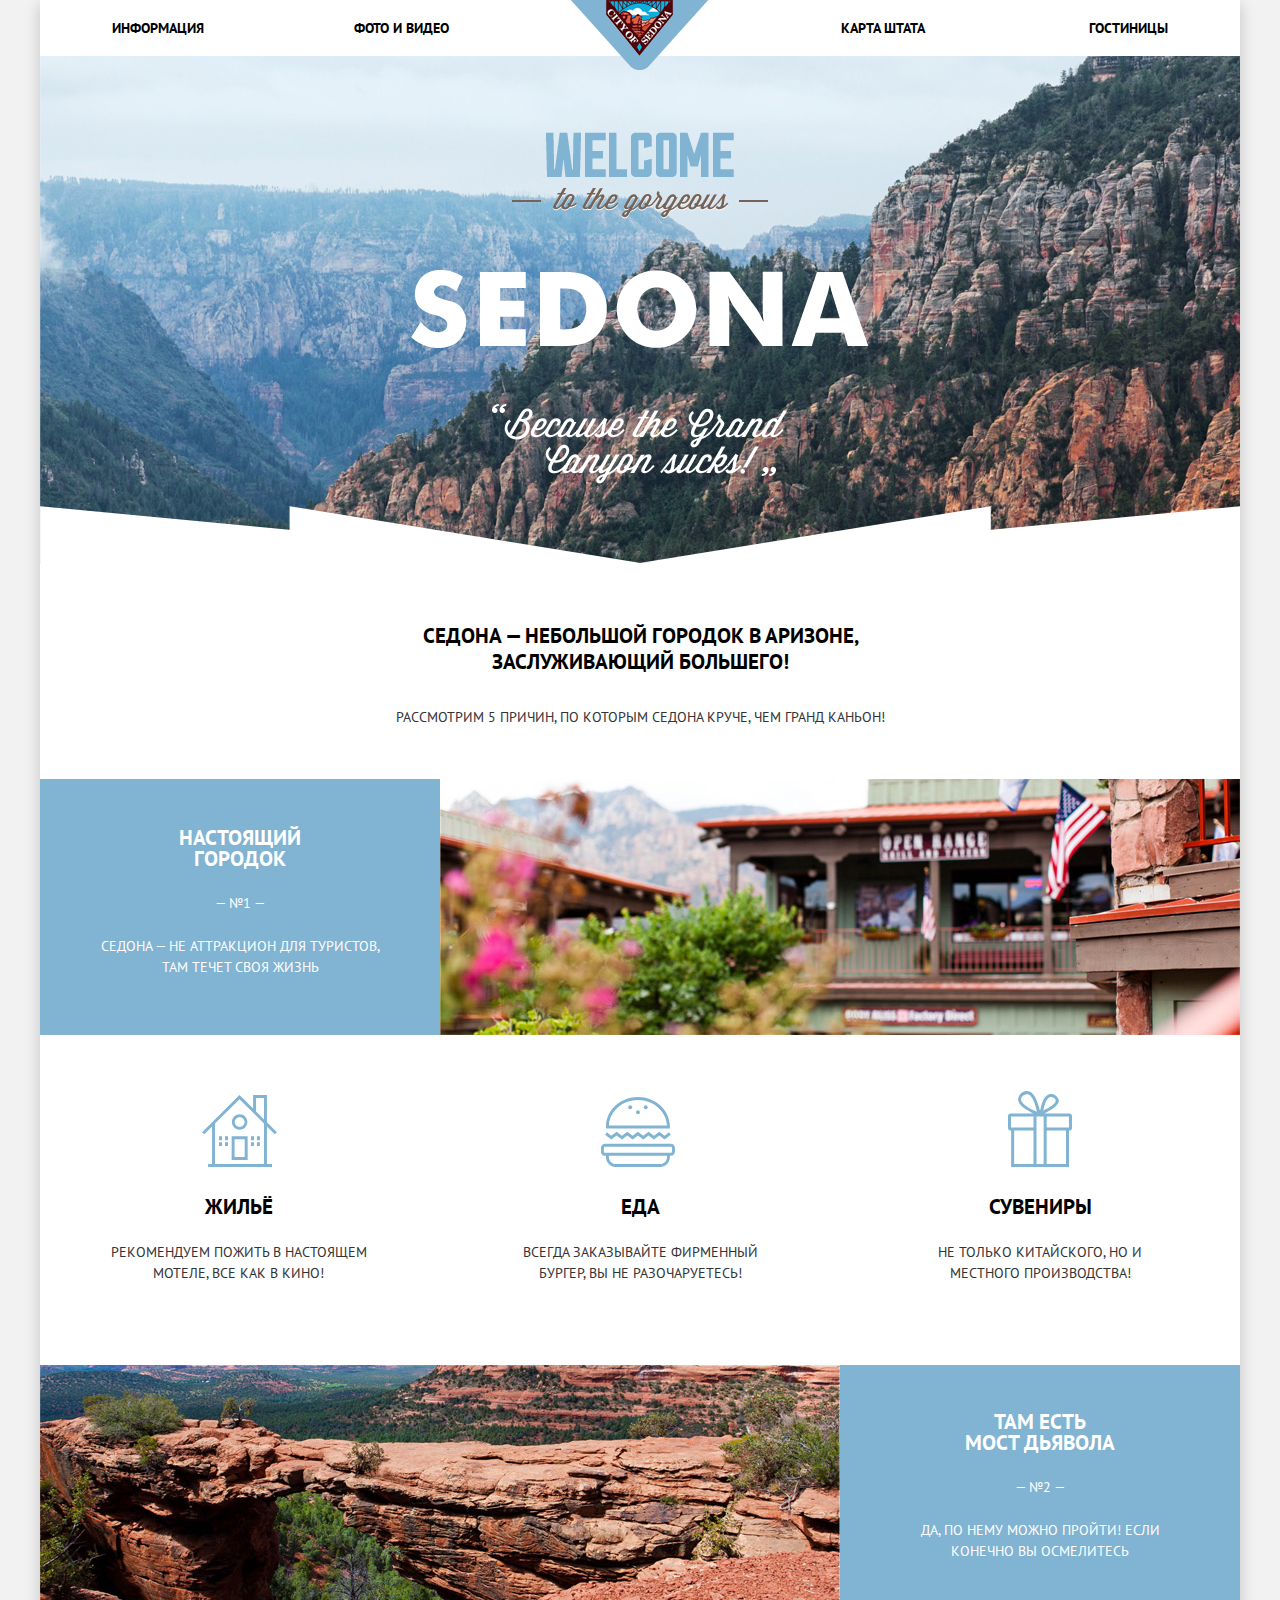
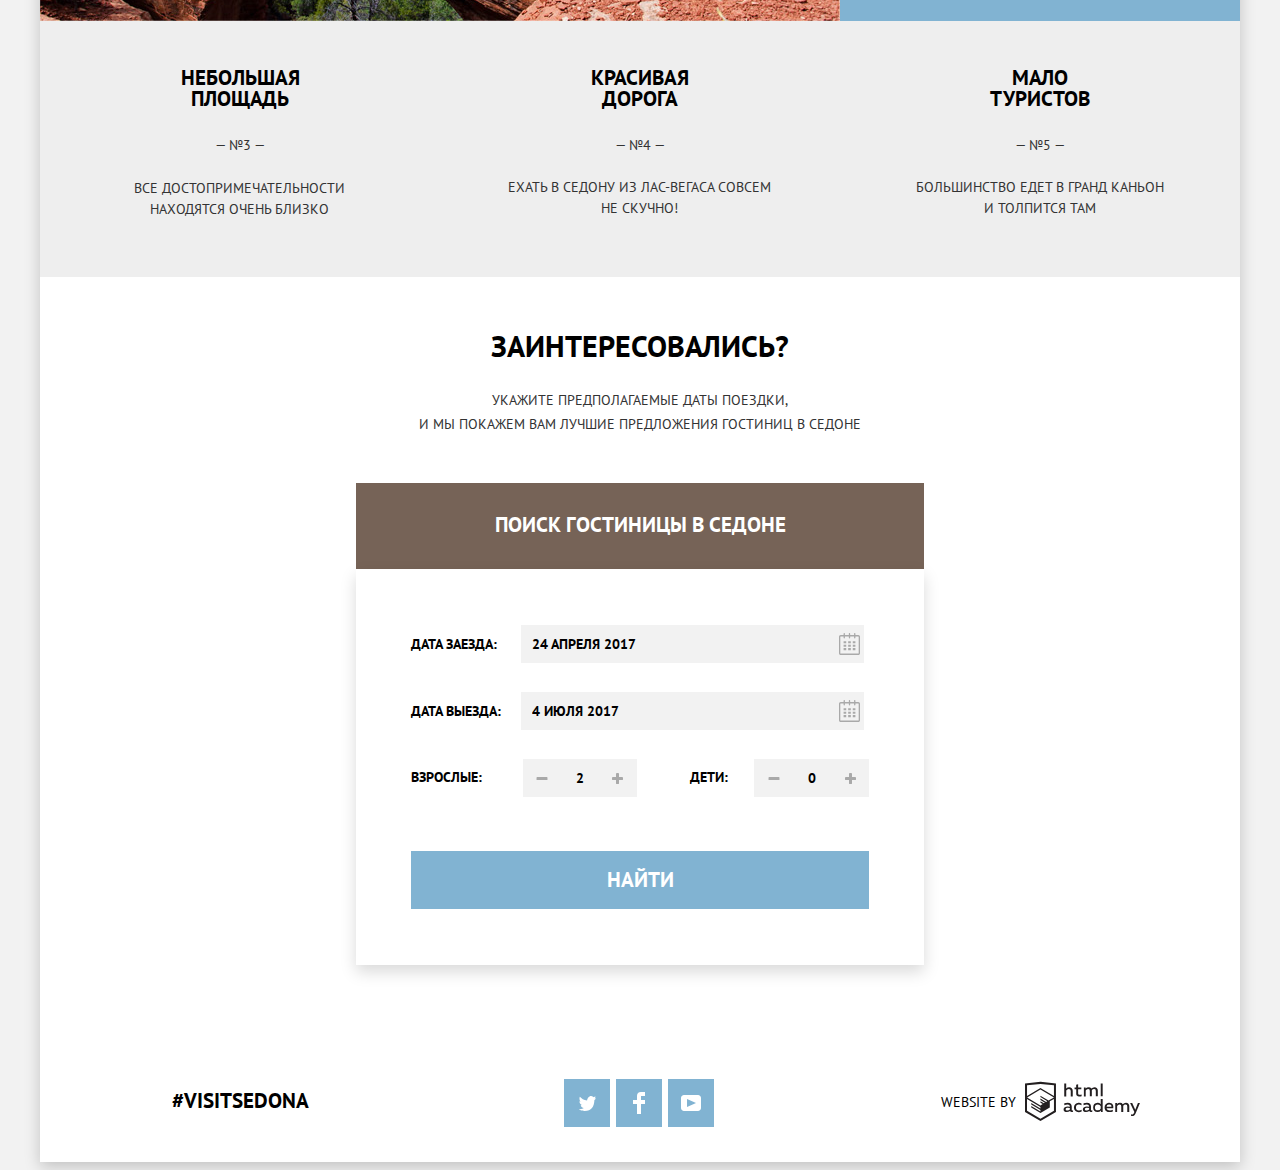
<file: index.html>
<!DOCTYPE html>
<html lang="ru">

<head>
    <meta charset="utf-8">
    <title>HTML Academy: Седона</title>
    <link href="https://fonts.googleapis.com/css?family=PT+Sans:400,700&amp;subset=cyrillic" rel="stylesheet">
    <link rel="stylesheet" href="css/normalize.css">
    <link rel="stylesheet" href="css/style-min.css">
</head>

<body>
    <div class="index-page container">
        <header class="page-header">
            <nav class="main-navigation">
                <ul class="site-navigation">
                    <li>
                        <a href="#">Информация</a>
                    </li>
                    <li>
                        <a href="#">Фото и видео</a>
                    </li>
                    <li>
                        <a href="#">Карта штата</a>
                    </li>
                    <li>
                        <a href="inner.html">Гостиницы</a>
                    </li>
                </ul>
                <div class="nav-logo">
                    <a href="index.html">
                        <img src="img/logo.png" width="138" height="70" alt="Главная страница">
                    </a>
                </div>
            </nav>
        </header>
        <main class="index">
            <div class="sedona-logo">
                <img src="img/title.png" width="458" height="352" alt="Логотип Седоны">
            </div>
            <div class="title">
                <h1 class="visually-hidden">Седона</h1>
                <b>Cедона — небольшой городок в аризоне, заслуживающий большего!</b>
                <p>рассмотрим 5 причин, по которым седона круче, чем гранд каньон!</p>
            </div>
            <div class="advantages">
                <h2 class="visually-hidden">Преимущества Седоны</h2>
                <section class="features">
                    <div class="feature-one feature">
                        <b class="feature-name">Настоящий городок</b>
                        <p>— №1 —</p>
                        <p>Седона — не аттракцион для туристов, там течет своя жизнь</p>
                    </div>
                    <img src="img/viewsedona1.jpg" width="800" height="256" alt="Фотография вида Седоны">
                </section>
                <section class="advice">
                    <div class="advice-item">
                        <b class="advice-name">Жильё</b>
                        <p>Рекомендуем пожить в настоящем мотеле, все как в кино!</p>
                    </div>
                    <div class="advice-item">
                        <b class="advice-name">Еда</b>
                        <p>Всегда заказывайте фирменный бургер, вы не разочаруетесь!</p>
                    </div>
                    <div class="advice-item">
                        <b class="advice-name">Сувениры</b>
                        <p>Не только китайского, но и местного производства!</p>
                    </div>
                </section>
                <section class="features">
                    <div class="feature-two feature">
                        <b class="feature-name">Там есть<br> мост дьявола</b>
                        <p>— №2 —</p>
                        <p>Да, по нему можно пройти! Если конечно вы осмелитесь</p>
                    </div>
                    <img src="img/viewsedona2.jpg" width="800" height="256" alt="Фотография вида Седоны">
                </section>
                <section class="features index-column">
                    <div class="feature-three feature">
                        <b class="feature-name">Небольшая площадь</b>
                        <p>— №3 —</p>
                        <p>Все достопримечательности находятся очень близко</p>
                    </div>
                    <div class="feature-three feature">
                        <b class="feature-name">Красивая дорога</b>
                        <p>— №4 —</p>
                        <p>Ехать в седону из лас-вегаса СОВСЕМ не скучно!</p>
                    </div>
                    <div class="feature-three feature">
                        <b class="feature-name">Мало туристов</b>
                        <p>— №5 —</p>
                        <p>Большинство едет в гранд каньон и толпится там</p>
                    </div>
                </section>
            </div>
            <div class="interest">
                <b>Заинтересовались?</b>
                <p>Укажите предполагаемые даты поездки,
                    <br>и мы покажем вам лучшие предложения гостиниц в седоне</p>
                <a href="#">поиск гостиницы в седоне</a>
                <div class="search-hotel">
                    <form class="search-hotel-form" action="https://echo.htmlacademy.ru/" method="get">
                        <div class="form-content">
                            <div class="search-form-group keek">
                                <label class="date-in" for="date-in">Дата заезда:</label>
                                <input class="form-date-in" type="text" name="date-in" id="date-in" value="24 апреля 2017">
                                <button class="calendar" type="button"><span class="visually-hidden">календарь</span>
                                    <svg xmlns="http://www.w3.org/2000/svg" width="21" height="22" viewBox="0 0 21 22">
                                        <path fill="#a9a9a9" d="M19.251 2.025h-2.845V.648c0-.381-.294-.689-.656-.689-.363 0-.656.308-.656.689v1.377h-3.938V.648c0-.381-.294-.689-.655-.689-.363 0-.657.308-.657.689v1.377H5.906V.648c0-.381-.294-.689-.656-.689-.363 0-.657.308-.657.689v1.377H1.75C.784 2.025 0 2.847 0 3.862v16.302C0 21.179.784 22 1.75 22h17.501c.966 0 1.749-.821 1.749-1.836V3.862c0-1.015-.783-1.837-1.749-1.837zm.437 18.139a.448.448 0 0 1-.437.459H1.75a.45.45 0 0 1-.438-.459V3.862a.45.45 0 0 1 .438-.459h2.844v1.378c0 .381.294.689.657.689.362 0 .656-.308.656-.689V3.403h3.938v1.378c0 .381.294.689.657.689.361 0 .655-.308.655-.689V3.403h3.938v1.378c0 .381.293.689.656.689.362 0 .656-.308.656-.689V3.403h2.845c.241 0 .437.206.437.459v16.302z" />
                                        <path fill="#a9a9a9" d="M4.594 8.225h2.625v2.066H4.594zM4.594 11.668h2.625v2.067H4.594zM4.594 15.112h2.625v2.066H4.594zM9.188 15.112h2.625v2.066H9.188zM9.188 11.668h2.625v2.067H9.188zM9.188 8.225h2.625v2.066H9.188zM13.781 15.112h2.625v2.066h-2.625zM13.781 11.668h2.625v2.067h-2.625zM13.781 8.225h2.625v2.066h-2.625z" />
                                    </svg>
                                </button>
                            </div>
                            <div class="search-form-group beeb">
                                <label class="date-out" for="date-out">Дата выезда:</label>
                                <input class="form-date-out" type="text" name="date-out" id="date-out" value="4 июля 2017">
                                <button class="calendar" type="button"><span class="visually-hidden">календарь</span>
                                    <svg xmlns="http://www.w3.org/2000/svg" width="21" height="22" viewBox="0 0 21 22">
                                        <path fill="#a9a9a9" d="M19.251 2.025h-2.845V.648c0-.381-.294-.689-.656-.689-.363 0-.656.308-.656.689v1.377h-3.938V.648c0-.381-.294-.689-.655-.689-.363 0-.657.308-.657.689v1.377H5.906V.648c0-.381-.294-.689-.656-.689-.363 0-.657.308-.657.689v1.377H1.75C.784 2.025 0 2.847 0 3.862v16.302C0 21.179.784 22 1.75 22h17.501c.966 0 1.749-.821 1.749-1.836V3.862c0-1.015-.783-1.837-1.749-1.837zm.437 18.139a.448.448 0 0 1-.437.459H1.75a.45.45 0 0 1-.438-.459V3.862a.45.45 0 0 1 .438-.459h2.844v1.378c0 .381.294.689.657.689.362 0 .656-.308.656-.689V3.403h3.938v1.378c0 .381.294.689.657.689.361 0 .655-.308.655-.689V3.403h3.938v1.378c0 .381.293.689.656.689.362 0 .656-.308.656-.689V3.403h2.845c.241 0 .437.206.437.459v16.302z" />
                                        <path fill="#a9a9a9" d="M4.594 8.225h2.625v2.066H4.594zM4.594 11.668h2.625v2.067H4.594zM4.594 15.112h2.625v2.066H4.594zM9.188 15.112h2.625v2.066H9.188zM9.188 11.668h2.625v2.067H9.188zM9.188 8.225h2.625v2.066H9.188zM13.781 15.112h2.625v2.066h-2.625zM13.781 11.668h2.625v2.067h-2.625zM13.781 8.225h2.625v2.066h-2.625z" />
                                    </svg>
                                </button>
                            </div>
                            <div class="search-form-group feef">
                                <label for="adults">взрослые:</label>
                                <div class="input-adults">
                                    <button class="btn-adult minus" type="button"><span class="visually-hidden">-</span>
                                    </button>
                                    <input class="form-adults" type="text" name="adults" id="adults" value="2">
                                    <button class="btn-adult plus" type="button"><span class="visually-hidden">+</span>
                                    </button>
                                </div>
                            </div>
                            <div class="search-form-group weew">
                                <label for="kids">дети:</label>
                                <div class="input-kids">
                                    <button class="btn-kids minus" type="button"><span class="visually-hidden">-</span>
                                    </button>
                                    <input class="form-kids" type="text" name="kids" id="kids" value="0">
                                    <button class="btn-kids plus" type="button"><span class="visually-hidden">+</span>
                                    </button>
                                </div>
                            </div>
                            <input class="form-search-button" type="submit" value="найти">
                        </div>
                    </form>
                </div>
            </div>
            <section class="map">
                <h2 class="visually-hidden">Карта Седоны</h2>
                <iframe class="iframe-index" width="1200" height="592" src="https://www.google.com/maps/embed?pb=!1m18!1m12!1m3!1d52385.180505982906!2d-111.83015803238298!3d34.85437338102221!2m3!1f0!2f0!3f0!3m2!1i1024!2i768!4f13.1!3m3!1m2!1s0x872da132f942b00d%3A0x5548c523fa6c8efd!2z0KHQtdC00L7QvdCwLCDQkNGA0LjQt9C-0L3QsCA4NjMzNiwg0KHQqNCQ!5e0!3m2!1sru!2snl!4v1512517973491" allowfullscreen>
                </iframe>
            </section>
        </main>
        <footer class="footer">
            <div class="hashtag">
                <span>#VISITSEDONA</span>
            </div>
            <section class="footer-social">
                <a class="social social-tw" href="#"><span class="visually-hidden">Twitter</span><svg xmlns="http://www.w3.org/2000/svg" xmlns:xlink="http://www.w3.org/1999/xlink" width="17" height="15" viewBox="0 0 17 15"><path fill="#FFF" d="M10.95.144c1.685-.496 2.984.27 3.577 1.179.673-.231 1.331-.481 2.011-.708a2.345 2.345 0 0 1-.857 1.768c.685.17 1.304-.491 1.304-.491-.169 1-1.006 1.788-1.563 2.024-.231 6.75-3.175 11.217-10.077 11.082h-.446c-.41 0-4.164-.46-4.898-1.887 2.271.196 3.893-.422 4.693-1.177-.96-.3-2.679-.477-2.979-2.95.349.106.564.228 1.19.119C1.705 8.247.374 7.53.448 5.33c.285.328 1.067.536 1.34.472C1.085 5.561-.182 2.442.894.85c1.818 1.854 3.735 3.606 7.152 3.773C8.254 2.33 9.183.793 10.95.144z"/></svg></a>
                <a class="social social-fb" href="#"><span class="visually-hidden">Facebook</span><svg xmlns="http://www.w3.org/2000/svg" width="12" height="22" viewBox="0 0 12 22"><path fill="#FFF" d="M12 4V0H8a4 4 0 0 0-4 4v4H0v4h4v10h4V12h4V8H8V4h4z"/></svg></a>
                <a class="social social-yt" href="#"><span class="visually-hidden">YouTube</span><svg xmlns="http://www.w3.org/2000/svg" xmlns:xlink="http://www.w3.org/1999/xlink" width="20" height="16" viewBox="0 0 20 16"><path fill="#FFF" d="M17 0H3C1.35 0 0 1.35 0 3v10c0 1.65 1.35 3 3 3h14c1.65 0 3-1.35 3-3V3c0-1.65-1.35-3-3-3zM6.027 11.998V4.002L15.014 8l-8.987 3.998z"/>
        </svg></a>
            </section>
            <div class="footer-copyright">
                <p>website by</p>
                <a href="https://htmlacademy.ru/intensive/htmlcss">
                    <svg xmlns="http://www.w3.org/2000/svg" width="115" height="41" viewBox="0 0 108.08 36.85">
                        <title>logo-htmlacademy-small1</title>
                        <path d="M44.61,26.88a2,2,0,0,0,.55-0.1v1.33a3.25,3.25,0,0,1-1.18.21,1.67,1.67,0,0,1-1.67-1,4.84,4.84,0,0,1-3.14,1.08c-1.51,0-2.91-.83-2.91-2.55,0-2.13,2-2.79,3.71-2.79a11.08,11.08,0,0,1,2.17.25v-0.3c0-1-.76-1.77-2.19-1.77a7.42,7.42,0,0,0-3,.64v-1.7a10.21,10.21,0,0,1,3.19-.55c2.36,0,3.81,1.12,3.81,3.65v3a0.54,0.54,0,0,0,.49.59h0.17Zm-6.44-1.13A1.35,1.35,0,0,0,39.63,27h0.11a3.39,3.39,0,0,0,2.41-1V24.58a9.72,9.72,0,0,0-1.81-.21c-1,0-2.16.33-2.16,1.38h0Zm12.36-6.11a5,5,0,0,1,2.57.64V22a4.08,4.08,0,0,0-2.3-.7,2.75,2.75,0,1,0,0,5.49,5,5,0,0,0,2.43-.64v1.71a6.27,6.27,0,0,1-2.76.57A4.21,4.21,0,0,1,46,24.51q0-.21,0-0.41a4.32,4.32,0,0,1,4.18-4.46h0.38Zm12.17,7.24a2,2,0,0,0,.55-0.1v1.33a3.25,3.25,0,0,1-1.18.21,1.67,1.67,0,0,1-1.67-1,4.84,4.84,0,0,1-3.14,1.08c-1.51,0-2.91-.83-2.91-2.55,0-2.13,2-2.79,3.71-2.79a11.08,11.08,0,0,1,2.17.25v-0.3c0-1-.76-1.77-2.19-1.77a7.42,7.42,0,0,0-3,.64v-1.7a10.21,10.21,0,0,1,3.19-.55c2.36,0,3.81,1.12,3.81,3.65v3a0.54,0.54,0,0,0,.49.59h0.17Zm-6.44-1.13A1.35,1.35,0,0,0,57.73,27h0.11a3.39,3.39,0,0,0,2.41-1V24.58a9.72,9.72,0,0,0-1.81-.21c-1.06,0-2.16.33-2.16,1.38h0ZM73,16V28.2H71.35V26.88a3.88,3.88,0,0,1-3.19,1.54,4.4,4.4,0,0,1,0-8.78,3.81,3.81,0,0,1,3,1.3V16H73Zm-4.53,5.22a2.76,2.76,0,1,0,0,5.52A2.86,2.86,0,0,0,71.15,25V23A2.91,2.91,0,0,0,68.49,21.27ZM79,19.64c3.31,0,4.46,2.68,3.92,5.09H76.7c0.21,1.5,1.67,2.11,3.19,2.11a6.11,6.11,0,0,0,2.64-.59v1.6a7.14,7.14,0,0,1-3,.57C77,28.42,74.78,27,74.78,24a4.18,4.18,0,0,1,4-4.39H79Zm0.09,1.54a2.28,2.28,0,0,0-2.44,2.1v0.06H81.3A2,2,0,0,0,79.13,21.18Zm5.73,7V19.87h1.65v1a3.81,3.81,0,0,1,2.78-1.27A2.86,2.86,0,0,1,91.89,21a4.12,4.12,0,0,1,2.91-1.33A3.06,3.06,0,0,1,98,23V28.2h-1.9V23.05a1.59,1.59,0,0,0-1.42-1.75H94.42a2.8,2.8,0,0,0-2.07,1.12V28.2h-1.9V23.05A1.59,1.59,0,0,0,89,21.31H88.8a3,3,0,0,0-2.21,1.29v5.63H84.86Zm21.31-8.33h1.9l-3.91,9.46c-0.9,2.17-2.09,2.86-3.35,2.86a4.76,4.76,0,0,1-1.1-.14V30.46a2.86,2.86,0,0,0,.85.12c0.9,0,1.58-.64,2.07-1.9l0.17-.42-4-8.4h2l2.86,6.29ZM38.73,1.46V6.22a3.81,3.81,0,0,1,2.7-1.14,3.25,3.25,0,0,1,3.44,3.4v5.15H43V8.72a1.81,1.81,0,0,0-1.61-2h-0.3a2.93,2.93,0,0,0-2.32,1.39v5.52h-1.9V1.46h1.9ZM49.94,2.31v3h3V6.91h-3v3.81c0,1.1.5,1.46,1.58,1.46a4.49,4.49,0,0,0,1.69-.33v1.6A6.8,6.8,0,0,1,51,13.8a2.55,2.55,0,0,1-2.86-2.74V6.89H46.58V5.26h1.5V2.74Zm5.4,11.31V5.28H57v1A3.81,3.81,0,0,1,59.77,5a2.86,2.86,0,0,1,2.6,1.33A4.12,4.12,0,0,1,65.28,5,3.06,3.06,0,0,1,68.44,8.4v5.21h-1.9V8.46a1.59,1.59,0,0,0-1.42-1.75H64.89a2.8,2.8,0,0,0-2.07,1.12v5.78h-1.9V8.46A1.59,1.59,0,0,0,59.5,6.71H59.27A3,3,0,0,0,57.06,8v5.63H55.34ZM71.17,1.45H73V13.6H71.17V1.45ZM14.71,0H14.55L0,1.54V28.21l14.55,8.66,14.55-8.66V1.54Zm12.5,27.1L14.55,34.64,1.9,27.12V16.18l12.59,7.5V25L5.86,19.9v1.31l8.68,5.21v1.39L5.87,22.65V24l8.68,5.21,8.75-5.24V18.31L27.2,16V27.12Zm0-12.53-3.48,2-1.6,1L14.51,13v1.31L21,18.23H21l-0.14.09-1,.54-5.37-3.2V17l4.24,2.52-1,.67-3.2-1.9v1.31l2.1,1.24L14.5,22.1,2,14.65,14.51,7.11Zm0-1.32L14.49,5.76,1.91,13.25v-10L14.56,1.92,27.21,3.25v10h0Z" transform="translate(0 -0.02)" fill="#231f20" /> </svg>
                </a>
            </div>
        </footer>
    </div>
</body>

</html>
</file>
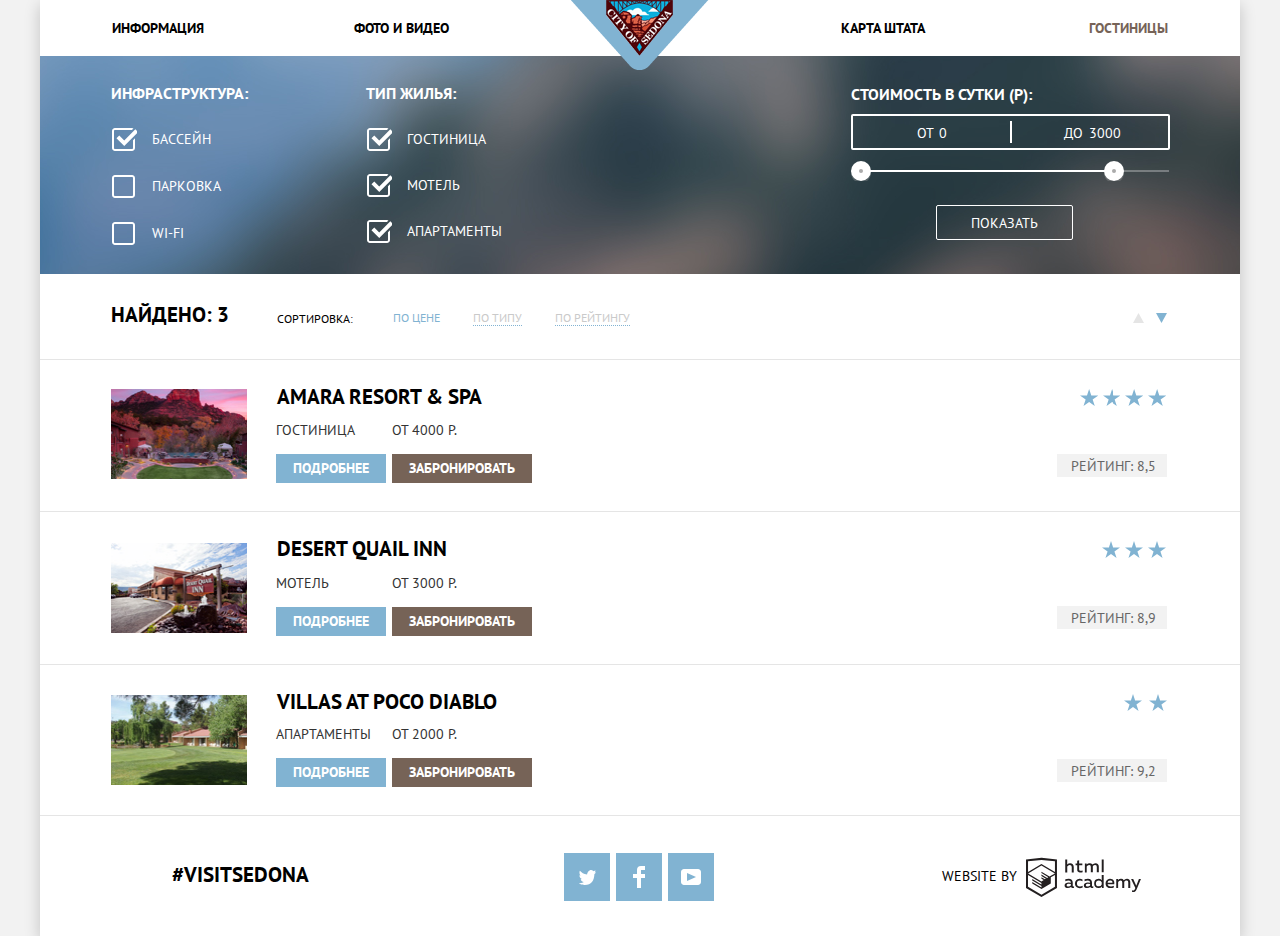
<file: inner.html>
<!DOCTYPE html>
<html lang="ru">

<head>
    <meta charset="utf-8">
    <title>Отели</title>
    <link href="https://fonts.googleapis.com/css?family=PT+Sans:400,700&amp;subset=cyrillic" rel="stylesheet">
    <link rel="stylesheet" href="css/normalize.css">
    <link rel="stylesheet" href="css/style-min.css">
</head>

<body class="inner">
    <div class="inner-page container">
        <header class="inner-page-header">
            <nav class="inner-main-navigation">
                <ul class="site-navigation">
                    <li>
                        <a href="#">Информация</a>
                    </li>
                    <li>
                        <a href="#">Фото и видео</a>
                    </li>
                    <li>
                        <a href="#">Карта штата</a>
                    </li>
                    <li>
                        <a href="#" class="active">Гостиницы</a>
                    </li>
                </ul>
                <div class="nav-logo">
                    <a href="index.html">
                        <img src="img/logo.png" width="138" height="70" alt="Главная страница">
                    </a>
                </div>
            </nav>
        </header>
        <main>
            <section class="choose">
                <form class="infrastructure-form" action="https://echo.htmlacademy.ru/" method="get">
                    <div class="choose-infrastructure">
                        <p>инфраструктура:</p>
                        <input class="checkbox-img visually-hidden" type="checkbox" name="swimming-pool" id="swimming-pool" checked>
                        <label class="swimming-label" for="swimming-pool">Бассейн</label>

                        <input class="checkbox-img visually-hidden" type="checkbox" name="parking" id="parking">
                        <label class="parking-label" for="parking">парковка</label>

                        <input class="checkbox-img visually-hidden" type="checkbox" name="wi-fi" id="wi-fi">
                        <label class="wifi-label" for="wi-fi">wi-fi</label>
                    </div>
                    <div class="choose-type">
                        <p>тип жилья:</p>
                        <input class="checkbox-img visually-hidden" type="checkbox" name="hostel" id="hostel" checked>
                        <label class="hostel-label" for="hostel">гостиница</label>

                        <input class="checkbox-img visually-hidden" type="checkbox" name="motel" id="motel" checked>
                        <label class="motel-label" for="motel">мотель</label>

                        <input class="checkbox-img visually-hidden" type="checkbox" name="apartments" id="apartments" checked>
                        <label class="apart-label" for="apartments">апартаменты</label>
                    </div>
                    <div class="choose-price">
                        <div class="choose-price-title">Стоимость в сутки (р):</div>
                        <div class="price-controls">
                            <label class="min-price">от
                                <input type="text" name="min-price" value="0">
                            </label>
                            <label class="max-price">до
                                <input type="text" name="max-price" value="3000">
                            </label>
                        </div>
                        <div class="range-controls">
                            <div class="scale">
                                <div class="scale-mini"></div>
                            </div>
                            <div class="range-circle range-circle-min"></div>
                            <div class="range-circle range-circle-max"></div>
                        </div>
                        <button class="choose-price-btn" type="submit">Показать</button>
                    </div>
                </form>
            </section>
            <div class="sort">
                <b>Найдено: 3</b>
                <p>Сортировка:</p>
                <ul class="sort-by">
                    <li><a href="#" class="active">По цене</a>
                    </li>
                    <li><a href="#">По типу</a>
                    </li>
                    <li><a href="#">По рейтингу</a>
                    </li>
                </ul>
                <div class="triangle">
                    <a href="#"><span class="visually-hidden">стрелка вверх</span>
            <svg xmlns="http://www.w3.org/2000/svg" width="11" height="10" viewBox="0 0 11 10"><path fill="#231F20" d="M5.5 0L0 10h11z"/></svg>
          </a>
                    <a href="#" class="triangle-active"><span class="visually-hidden">стрелка вниз</span>
            <svg xmlns="http://www.w3.org/2000/svg" width="11" height="10" viewBox="0 0 11 10"><path fill="#231F20" d="M5.5 10L0 0h11"/></svg>
          </a>
                </div>
            </div>
            <section class="hotels">
                <h1 class="visually-hidden">Отели Седоны</h1>
                <article class="home">
                    <img src="img/amara-hotel.jpg" width="136" height="90" alt="Отель Амара">
                    <div class="home-variant">
                        <h2>AMARA RESORT & SPA</h2>
                        <div class="main-info">
                            <div class="variant-description">
                                <p>Гостиница</p>
                                <a href="#">Подробнее</a>
                            </div>
                            <div class="order">
                                <p class="order-price">от 4000 р.</p>
                                <a class="order-btn" href="#">Забронировать</a>
                            </div>
                        </div>
                    </div>
                    <div class="rating">
                        <p class="rating-stars"><span class="visually-hidden">* * * *</span>
                        </p>
                        <p class="rating-value">Рейтинг: 8,5</p>
                    </div>
                </article>
                <article class="home">
                    <img src="img/desert-hotel.jpg" width="136" height="90" alt="Отель Десерт">
                    <div class="home-variant">
                        <h2>DESERT QUAIL INN</h2>
                        <div class="main-info">
                            <div class="variant-description">
                                <p>Мотель</p>
                                <a href="#">Подробнее</a>
                            </div>
                            <div class="order">
                                <p class="order-price">от 3000 р.</p>
                                <a class="order-btn" href="#">Забронировать</a>
                            </div>
                        </div>
                    </div>
                    <div class="rating">
                        <p class="rating-stars"><span class="visually-hidden">* * *</span>
                        </p>
                        <p class="rating-value">Рейтинг: 8,9</p>
                    </div>
                </article>
                <article class="home">
                    <img src="img/villas-hotel.jpg" width="136" height="90" alt="Отель Виллас">
                    <div class="home-variant">
                        <h2>VILLAS AT POCO DIABLO</h2>
                        <div class="main-info">
                            <div class="variant-description">
                                <p>апартаменты</p>
                                <a href="#">Подробнее</a>
                            </div>
                            <div class="order">
                                <p class="order-price">от 2000 р.</p>
                                <a class="order-btn" href="#">Забронировать</a>
                            </div>
                        </div>
                    </div>
                    <div class="rating">
                        <p class="rating-stars"><span class="visually-hidden">* *</span>
                        </p>
                        <p class="rating-value">Рейтинг: 9,2</p>
                    </div>
                </article>
            </section>
        </main>
        <footer class="footer">
            <div class="hashtag">
                <span>#VISITSEDONA</span>
            </div>
            <section class="footer-social">
                <a class="social social-tw" href="#"><span class="visually-hidden">Twitter</span><svg xmlns="http://www.w3.org/2000/svg" xmlns:xlink="http://www.w3.org/1999/xlink" width="17" height="15" viewBox="0 0 17 15"><path fill="#FFF" d="M10.95.144c1.685-.496 2.984.27 3.577 1.179.673-.231 1.331-.481 2.011-.708a2.345 2.345 0 0 1-.857 1.768c.685.17 1.304-.491 1.304-.491-.169 1-1.006 1.788-1.563 2.024-.231 6.75-3.175 11.217-10.077 11.082h-.446c-.41 0-4.164-.46-4.898-1.887 2.271.196 3.893-.422 4.693-1.177-.96-.3-2.679-.477-2.979-2.95.349.106.564.228 1.19.119C1.705 8.247.374 7.53.448 5.33c.285.328 1.067.536 1.34.472C1.085 5.561-.182 2.442.894.85c1.818 1.854 3.735 3.606 7.152 3.773C8.254 2.33 9.183.793 10.95.144z"/></svg></a>
                <a class="social social-fb" href="#"><span class="visually-hidden">Facebook</span><svg xmlns="http://www.w3.org/2000/svg" width="12" height="22" viewBox="0 0 12 22"><path fill="#FFF" d="M12 4V0H8a4 4 0 0 0-4 4v4H0v4h4v10h4V12h4V8H8V4h4z"/></svg></a>
                <a class="social social-yt" href="#"><span class="visually-hidden">YouTube</span><svg xmlns="http://www.w3.org/2000/svg" xmlns:xlink="http://www.w3.org/1999/xlink" width="20" height="16" viewBox="0 0 20 16"><path fill="#FFF" d="M17 0H3C1.35 0 0 1.35 0 3v10c0 1.65 1.35 3 3 3h14c1.65 0 3-1.35 3-3V3c0-1.65-1.35-3-3-3zM6.027 11.998V4.002L15.014 8l-8.987 3.998z"/></svg></a>
            </section>
            <div class="footer-copyright">
                <p>website by</p>
                <a href="https://htmlacademy.ru/intensive/htmlcss">
                    <svg xmlns="http://www.w3.org/2000/svg" width="115" height="41" viewBox="0 0 108.08 36.85">
                        <title>Logo Htmlacademy</title>
                        <path d="M44.61,26.88a2,2,0,0,0,.55-0.1v1.33a3.25,3.25,0,0,1-1.18.21,1.67,1.67,0,0,1-1.67-1,4.84,4.84,0,0,1-3.14,1.08c-1.51,0-2.91-.83-2.91-2.55,0-2.13,2-2.79,3.71-2.79a11.08,11.08,0,0,1,2.17.25v-0.3c0-1-.76-1.77-2.19-1.77a7.42,7.42,0,0,0-3,.64v-1.7a10.21,10.21,0,0,1,3.19-.55c2.36,0,3.81,1.12,3.81,3.65v3a0.54,0.54,0,0,0,.49.59h0.17Zm-6.44-1.13A1.35,1.35,0,0,0,39.63,27h0.11a3.39,3.39,0,0,0,2.41-1V24.58a9.72,9.72,0,0,0-1.81-.21c-1,0-2.16.33-2.16,1.38h0Zm12.36-6.11a5,5,0,0,1,2.57.64V22a4.08,4.08,0,0,0-2.3-.7,2.75,2.75,0,1,0,0,5.49,5,5,0,0,0,2.43-.64v1.71a6.27,6.27,0,0,1-2.76.57A4.21,4.21,0,0,1,46,24.51q0-.21,0-0.41a4.32,4.32,0,0,1,4.18-4.46h0.38Zm12.17,7.24a2,2,0,0,0,.55-0.1v1.33a3.25,3.25,0,0,1-1.18.21,1.67,1.67,0,0,1-1.67-1,4.84,4.84,0,0,1-3.14,1.08c-1.51,0-2.91-.83-2.91-2.55,0-2.13,2-2.79,3.71-2.79a11.08,11.08,0,0,1,2.17.25v-0.3c0-1-.76-1.77-2.19-1.77a7.42,7.42,0,0,0-3,.64v-1.7a10.21,10.21,0,0,1,3.19-.55c2.36,0,3.81,1.12,3.81,3.65v3a0.54,0.54,0,0,0,.49.59h0.17Zm-6.44-1.13A1.35,1.35,0,0,0,57.73,27h0.11a3.39,3.39,0,0,0,2.41-1V24.58a9.72,9.72,0,0,0-1.81-.21c-1.06,0-2.16.33-2.16,1.38h0ZM73,16V28.2H71.35V26.88a3.88,3.88,0,0,1-3.19,1.54,4.4,4.4,0,0,1,0-8.78,3.81,3.81,0,0,1,3,1.3V16H73Zm-4.53,5.22a2.76,2.76,0,1,0,0,5.52A2.86,2.86,0,0,0,71.15,25V23A2.91,2.91,0,0,0,68.49,21.27ZM79,19.64c3.31,0,4.46,2.68,3.92,5.09H76.7c0.21,1.5,1.67,2.11,3.19,2.11a6.11,6.11,0,0,0,2.64-.59v1.6a7.14,7.14,0,0,1-3,.57C77,28.42,74.78,27,74.78,24a4.18,4.18,0,0,1,4-4.39H79Zm0.09,1.54a2.28,2.28,0,0,0-2.44,2.1v0.06H81.3A2,2,0,0,0,79.13,21.18Zm5.73,7V19.87h1.65v1a3.81,3.81,0,0,1,2.78-1.27A2.86,2.86,0,0,1,91.89,21a4.12,4.12,0,0,1,2.91-1.33A3.06,3.06,0,0,1,98,23V28.2h-1.9V23.05a1.59,1.59,0,0,0-1.42-1.75H94.42a2.8,2.8,0,0,0-2.07,1.12V28.2h-1.9V23.05A1.59,1.59,0,0,0,89,21.31H88.8a3,3,0,0,0-2.21,1.29v5.63H84.86Zm21.31-8.33h1.9l-3.91,9.46c-0.9,2.17-2.09,2.86-3.35,2.86a4.76,4.76,0,0,1-1.1-.14V30.46a2.86,2.86,0,0,0,.85.12c0.9,0,1.58-.64,2.07-1.9l0.17-.42-4-8.4h2l2.86,6.29ZM38.73,1.46V6.22a3.81,3.81,0,0,1,2.7-1.14,3.25,3.25,0,0,1,3.44,3.4v5.15H43V8.72a1.81,1.81,0,0,0-1.61-2h-0.3a2.93,2.93,0,0,0-2.32,1.39v5.52h-1.9V1.46h1.9ZM49.94,2.31v3h3V6.91h-3v3.81c0,1.1.5,1.46,1.58,1.46a4.49,4.49,0,0,0,1.69-.33v1.6A6.8,6.8,0,0,1,51,13.8a2.55,2.55,0,0,1-2.86-2.74V6.89H46.58V5.26h1.5V2.74Zm5.4,11.31V5.28H57v1A3.81,3.81,0,0,1,59.77,5a2.86,2.86,0,0,1,2.6,1.33A4.12,4.12,0,0,1,65.28,5,3.06,3.06,0,0,1,68.44,8.4v5.21h-1.9V8.46a1.59,1.59,0,0,0-1.42-1.75H64.89a2.8,2.8,0,0,0-2.07,1.12v5.78h-1.9V8.46A1.59,1.59,0,0,0,59.5,6.71H59.27A3,3,0,0,0,57.06,8v5.63H55.34ZM71.17,1.45H73V13.6H71.17V1.45ZM14.71,0H14.55L0,1.54V28.21l14.55,8.66,14.55-8.66V1.54Zm12.5,27.1L14.55,34.64,1.9,27.12V16.18l12.59,7.5V25L5.86,19.9v1.31l8.68,5.21v1.39L5.87,22.65V24l8.68,5.21,8.75-5.24V18.31L27.2,16V27.12Zm0-12.53-3.48,2-1.6,1L14.51,13v1.31L21,18.23H21l-0.14.09-1,.54-5.37-3.2V17l4.24,2.52-1,.67-3.2-1.9v1.31l2.1,1.24L14.5,22.1,2,14.65,14.51,7.11Zm0-1.32L14.49,5.76,1.91,13.25v-10L14.56,1.92,27.21,3.25v10h0Z" transform="translate(0 -0.02)" fill="#231f20" />
                    </svg>
                </a>
            </div>
        </footer>
    </div>
</body>

</html>
</file>
<file: css/style-min.css>
*,::after,::before{-webkit-box-sizing:inherit;box-sizing:inherit}html{-webkit-box-sizing:border-box;box-sizing:border-box}.inner,body{font-size:14px;color:#333;background-color:#f2f2f2}body{margin:0;padding:0;font-family:"PT Sans",Arial,sans-serif;font-weight:400;text-transform:uppercase;line-height:26px}.inner{line-height:21px}.index-page,.inner-page,.main-navigation{background-color:#fff}a{text-decoration:none}.main-navigation{color:#000;font-weight:700}.inner-main-navigation .site-navigation,.site-navigation{list-style:none}.site-navigation a{color:#000}.site-navigation a:hover{color:#81b3d2}.site-navigation a:focus{color:#cacaca}.inner-main-navigation{color:#000;font-weight:700;background-color:#fff;line-height:26px}.site-navigation a.active,.site-navigation a.active:active,.site-navigation a.active:hover{color:#766357}.visually-hidden{position:absolute;width:1px;height:1px;margin:-1px;border:0;padding:0;clip:rect(0 0 0 0);overflow:hidden}.sedona-logo{background:url(../img/under-title.png) no-repeat bottom,#fff url(../img/background-index.jpg) no-repeat 50% 21%;width:100%;text-align:center}.title{background-color:#fff}.title b{font-size:21px;color:#000;font-weight:700}.advice-item,.features,.title,.title b,.title p{text-align:center}.features:first-of-type img{background:url(../img/viewsedona1.jpg) no-repeat}.features:nth-of-type(2) img{background-image:url(../img/viewsedona2.jpg) no-repeat}.feature-one,.feature-two{background-color:#81b3d2}.advice b,.feature b{font-size:21px;font-weight:700}.feature b{line-height:21px;text-align:center;color:#fff}.feature-one p,.feature-two p{color:#fff}.advice{background-color:#fff}.advice b{color:#000}.advice b,.advice p,.feature-one p,.feature-three b,.feature-three p,.feature-two p,.interest b,.interest p{line-height:21px;text-align:center}.index-column{background-color:#eee}.feature-three b,.interest b{font-size:21px;color:#000;font-weight:700}.interest{background-color:#fff}.interest b{font-size:30px;line-height:36px}.interest p{line-height:24px}.search-form-group input[type=text]{font-size:14px;color:#000;font-weight:700;text-transform:uppercase;background-color:#f2f2f2}.search-form-group input[type=text]:hover{background-color:#ebebeb}.search-form-group input[type=text]:focus{background-color:#fff;outline:2px solid #e5e5e5}.search-form-group label{color:#000;font-weight:700}.form-search-button{font-size:21px;color:#fff;font-weight:700;text-align:center;background-color:#81b3d2}.form-search-button:hover{background-color:#669ec0}.form-search-button:focus{background-color:#5496bd;color:#94b9d2}.interest a{font-size:21px;color:#fff;font-weight:700;text-align:center;background-color:#766357}.interest a:hover{background-color:#604e43}.interest a:focus{background-color:#503e33;color:#928a85}.choose{line-height:21px;color:#fff;font-weight:700;background:#fff url(../img/background-inner.jpg) no-repeat 50% 50%}.choose,.infrastructure-form p{font-size:16px}.choose-price .price-range,.infrastructure-form label,.inner-form-submit{font-size:14px;color:#fff;line-height:21px;font-weight:400}.inner-form-submit{border:2px solid #fff}.inner-form-submit:hover{background-color:#fff;color:#000}.home,.sort{background-color:#fff}.sort b{font-size:21px;color:#000;font-weight:700;line-height:26px}.sort a,.sort p{font-size:12px;line-height:18px;color:#000}.sort a{color:#cacaca;text-decoration:none;border-bottom:1px dotted #81b3d2}.home h2:hover,.sort a:hover{color:#81b3d2}.sort a:focus{color:#000;border:0}.sort a.active,.sort a.active:active,.sort a.active:hover{color:#81b3d2;border:0}.home h2{font-size:21px;color:#000;font-weight:700;line-height:26px;cursor:pointer}.home h2:focus{color:#cacaca}.variant-description a{background-color:#81b3d2;color:#fff;font-weight:700;line-height:21px}.variant-description a:hover{background-color:#669ec0}.variant-description a:focus{background-color:#5496bd;color:#94b9d2}.order a{background-color:#766357;color:#fff;font-weight:700;line-height:21px}.order a:hover{background-color:#604e43}.order a:focus{background-color:#503e33;color:#928a85}.rating-value{background-color:#f2f2f2;color:#666;line-height:21px}.footer{background-color:#fff;color:#000}.hashtag{font-size:21px;color:#000;font-weight:700;line-height:26px}.footer-social,.hashtag{text-align:center}.container{width:1200px;margin:0 auto;-webkit-box-shadow:0 5px 15px rgba(0,0,0,.2);box-shadow:0 5px 15px rgba(0,0,0,.2)}.page-header{min-height:56px}.main-navigation{position:relative;min-height:56px}.site-navigation{margin:0;padding:0;display:-webkit-box;display:-ms-flexbox;display:flex;-webkit-box-orient:horizontal;-webkit-box-direction:normal;-ms-flex-direction:row;flex-direction:row;-webkit-box-pack:justify;-ms-flex-pack:justify;justify-content:space-between;-ms-flex-wrap:wrap;flex-wrap:wrap}.site-navigation li{width:20%;margin:auto;padding:15px 0}.site-navigation li:nth-child(4n+1){margin-left:72px;text-align:left}.site-navigation li:nth-child(4n+2){margin-left:-44px;text-align:left}.site-navigation li:nth-child(4n+3){text-align:right;margin-right:-43px}.site-navigation li:nth-child(4n+4){text-align:right;margin-right:72px}.nav-logo{width:138px;height:70px;position:absolute;margin:auto;top:0;left:0;right:0;z-index:99}.sedona-logo{padding-top:76px;padding-bottom:71px}.title{min-height:216px}.feature .feature-name,.title b{display:inline-block;vertical-align:top}.title b{padding-top:60px;padding-left:377px;padding-right:376px;margin-bottom:29px}.title,.title p{margin:0;padding:0}.advantages,.features{margin:0;padding:0;display:-webkit-box;display:-ms-flexbox;display:flex;-webkit-box-orient:vertical;-webkit-box-direction:normal;-ms-flex-direction:column;flex-direction:column}.features{-webkit-box-orient:horizontal;-ms-flex-direction:row;flex-direction:row;min-height:256px;width:1200px}.feature{width:400px;min-height:256px}.feature .feature-name{padding:48px 0 0;margin:0 0 24px}.feature-one .feature-name{padding-left:135px;padding-right:135px}.feature p:first-of-type{margin:0 0 22px;padding-left:165px;padding-right:165px}.feature-one p:last-of-type{margin:0;padding-left:54px;padding-right:54px}.advice{margin:0;padding:0;display:-webkit-box;display:-ms-flexbox;display:flex;width:1200px;min-height:330px}.advice-item{width:400px;padding-top:150px}.advice-name{display:inline-block;vertical-align:top;margin-top:11px}.advice-item:first-of-type .advice-name{margin-left:165px;margin-right:167px;margin-bottom:25px}.advice-item:first-of-type p{margin:0;padding-left:69px;padding-right:72px}.advice-item:nth-of-type(2) .advice-name{margin-left:180px;margin-right:180px;margin-bottom:25px}.advice-item:nth-of-type(2) p{margin:0;padding-left:58px;padding-right:57px}.advice-item:nth-of-type(3) .advice-name{margin-left:148px;margin-right:148px;margin-bottom:25px}.advice-item:nth-of-type(3) p{margin:0;padding-left:64px;padding-right:64px}.advice-item{position:relative}.advice-item:first-of-type::before{content:"";position:absolute;background:url(../img/icon-1.svg) no-repeat;width:75px;height:72px;top:60px;left:162px}.advice-item:nth-of-type(2)::before{content:"";position:absolute;background:url(../img/icon-3.svg) no-repeat;width:74px;height:72px;top:62px;left:161px}.advice-item:nth-of-type(3)::before{content:"";position:absolute;background:url(../img/icon-2.svg) no-repeat;width:64px;height:76px;top:56px;left:168px}.feature-two{-webkit-box-ordinal-group:2;-ms-flex-order:1;order:1}.feature-three .feature-name,.feature-two .feature-name{margin-top:-2px}.feature-two p:last-of-type{margin:0;padding-left:48px;padding-right:48px}.feature-three{min-height:256px}.feature-three:first-of-type .feature-name{padding-left:140px;padding-right:140px}.feature-three:first-of-type p:first-of-type{padding-top:2px;padding-left:173px;padding-right:173px}.feature-three:first-of-type p:nth-of-type(2){margin:0;padding-top:-2px;padding-left:94px;padding-right:95px}.feature-three:nth-of-type(2) .feature-name{padding-left:149px;padding-right:149px}.feature-three:nth-of-type(2) p:first-of-type{padding-top:2px;margin-left:auto;margin-right:auto}.feature-three:nth-of-type(2) p:nth-of-type(2){margin:-1px 0 0;padding-left:64px;padding-right:65px}.feature-three:nth-of-type(3) .feature-name{padding-left:147px;padding-right:147px}.feature-three:nth-of-type(3) p:first-of-type{padding-top:2px;margin-left:auto;margin-right:auto}.feature-three:nth-of-type(3) p:nth-of-type(2){margin:-1px 0 0;padding-left:70px;padding-right:70px}.interest{width:1200px;min-height:291px;padding-top:51px;position:relative}.interest b{margin-left:451px;margin-right:451px}.interest p{margin:23px 0 47px}.interest a{display:block;margin-left:316px;margin-right:316px;padding:29px 135px 32px}.search-hotel{position:absolute;background-color:#fff;left:316px;top:292px;margin:0 auto;width:568px;min-height:395px;-webkit-box-shadow:0 7px 15px 0 rgba(0,0,0,.15);box-shadow:0 7px 15px 0 rgba(0,0,0,.15)}.form-content{padding:56px 55px;min-height:285px}.search-form-group{margin-bottom:29px;position:relative}.search-form-group label.date-in,.search-form-group label.date-out{margin-right:20px;margin-bottom:32px;font-style:inherit}.search-form-group label.date-out{margin-right:16px}.search-hotel-form input[type=text]{width:343px;height:38px;background-color:#f2f2f2;border:0;color:#000;text-transform:uppercase;padding:0 40px 0 11px;font-family:"PT Sans","Arial",sans-serif;font-weight:700;font-size:14px}.search-form-group:nth-of-type(2){margin-bottom:29px}.input-adults{margin-left:37px}.calendar{position:absolute;right:3px;top:7px;border:0;outline:0;background-color:transparent}.calendar:hover path{fill:#000}.calendar:active path,.footer-copyright a:hover path{fill:#81b3d2}.search-form-group:nth-of-type(2) .calendar{top:7px}.search-form-group:nth-of-type(4){margin-left:49px}.input-kids{margin-left:22px}.search-form-group:nth-of-type(3),.search-form-group:nth-of-type(4){display:inline-block;vertical-align:top;margin-bottom:54px}.search-form-group:nth-of-type(3) input[type=text]{width:114px;padding:0 40px;text-align:center}.search-form-group:nth-of-type(4) input[type=text]{width:115px;padding:0 40px;text-align:center}.input-adults,.input-kids{width:114px;display:inline-block;vertical-align:middle}.search-form-group:nth-of-type(3) button,.search-form-group:nth-of-type(4) button{position:absolute}.search-form-group .minus{background:url(../img/minus.png) no-repeat center;width:36px;height:38px;border:0}.search-form-group .plus{background:url(../img/plus.png) no-repeat center;width:36px;height:38px;border:0}.search-form-group .minus:hover{background:url(../img/minus-hover.png) no-repeat center}.search-form-group .plus:hover{background:url(../img/plus-hover.png) no-repeat center}.search-form-group .minus:focus{background:url(../img/minus-focus.png) no-repeat center}.search-form-group .plus:focus{background:url(../img/plus-focus.png) no-repeat center}.search-form-group:nth-of-type(3) .minus{top:0;left:113px}.search-form-group:nth-of-type(3) .plus{top:0;left:188px}.search-form-group:nth-of-type(4) .minus{top:0;left:66px}.search-form-group:nth-of-type(4) .plus{top:0;left:142px}.search-hotel-form input[type=submit]{width:100%;height:58px;font-size:21px;text-transform:uppercase;border:0;background-color:#81b3d2;color:#fff;font-weight:700;font-family:"PT Sans","Arial",sans-serif}.footer-social a:hover,.search-hotel-form input[type=submit]:hover{background-color:#669ec0}.search-hotel-form input[type=submit]:active{background-color:#5496bd;color:#94b9d2}.map{width:1200px;min-height:595px}.iframe-index{border:0}.footer{margin:0;display:-webkit-box;display:-ms-flexbox;display:flex;-webkit-box-orient:horizontal;-webkit-box-direction:normal;-ms-flex-direction:row;flex-direction:row;min-height:120px;padding:35px 0 0}.index-page .footer{position:relative;margin-top:-128px;background-color:rgba(255,255,255,.9)}.hashtag{width:400px;-webkit-box-align:center;-ms-flex-align:center;align-items:center;padding-top:11px}.footer-social,.social{display:-webkit-box;display:-ms-flexbox;display:flex;-webkit-box-pack:center;-ms-flex-pack:center;justify-content:center}.footer-social{margin:0;padding-top:2px;padding-left:4px;width:400px}.social{-webkit-box-align:center;-ms-flex-align:center;align-items:center;vertical-align:middle;width:46px;height:48px;margin-right:6px}.footer-social a,.social{background-color:#81b3d2}.footer-social a:focus{background-color:#5496bd}.social:hover path{fill:#fff}.social:focus path{fill:#88b6d1}.footer-copyright{width:400px;display:-webkit-box;display:-ms-flexbox;display:flex;padding-left:100px;text-align:center}.inner-page .footer-copyright p{margin-top:15px;margin-left:2px}.inner-page .footer-copyright a{margin-top:6px}.footer-copyright p{margin:12px 9px 0 1px}.footer-copyright a{margin:4px 0 0;height:41px}.footer-copyright a:focus path{fill:#cacaca}.choose{width:1200px;min-height:218px}.infrastructure-form{margin:0;padding:0;display:-webkit-box;display:-ms-flexbox;display:flex;-webkit-box-orient:horizontal;-webkit-box-direction:normal;-ms-flex-direction:row;flex-direction:row;width:1200px}.infrastructure-form p{margin:16px 0 25px}.choose-infrastructure,.choose-type{width:240px;margin-left:71px;padding-top:11px}.choose-infrastructure label,.choose-type label{display:block;cursor:pointer;font-family:inherit;position:relative;margin-bottom:26px;margin-left:41px}.choose-type{margin-left:15px}.choose-type label{margin-bottom:25px}.checkbox-img+label::before{content:"";position:absolute;left:-40px;top:-1px;width:25px;height:25px;background:url(../img/checkbox-off.svg) no-repeat}.checkbox-img:checked+label::before{background-image:url(../img/checkbox-on.svg)}.choose-price{margin-left:235px;margin-top:28px;padding-left:10px;width:318px;color:#fff;text-transform:uppercase;-webkit-box-sizing:content-box;box-sizing:content-box}.choose-price input{font-family:inherit}.choose-price-title{margin-bottom:9px;font-weight:600;font-size:16px;line-height:21px}.price-controls{position:relative;width:315px;height:32px;margin-bottom:20px;font-size:0;border:2px solid #fff;border-radius:2px}.price-controls::after{content:"";position:absolute;top:50%;left:50%;width:2px;height:22px;background:#fff;-webkit-transform:translate(-50%,-50%);-ms-transform:translate(-50%,-50%);transform:translate(-50%,-50%)}.price-controls input{height:32px;width:50px;margin:0;color:inherit;font:inherit;background:0 0;border:0}.price-controls label{display:inline-block;vertical-align:top;font-size:14px;line-height:32px;cursor:pointer}.price-controls .min-price{width:80px;padding-left:64px}.price-controls .max-price{width:80px;padding-left:67px}.range-controls{position:relative;margin-bottom:33px}.range-controls .scale{padding-left:1px;height:2px;background:rgba(255,255,255,.3)}.range-controls .scale-mini{width:80%;height:2px;background:#fff}.range-circle{position:absolute;top:-9px;width:20px;height:20px;background:url(../img/filter-button.svg);cursor:pointer}.range-circle:hover{-webkit-transform:scale(1.1);-ms-transform:scale(1.1);transform:scale(1.1)}.range-circle-min{left:0}.range-circle-max{left:79.5%}.choose-price-btn{display:block;margin-left:85px;padding:7px 34px 6px;font-size:14px;line-height:20px;color:#fff;text-transform:uppercase;background:0 0;border:1px solid #fff;border-radius:2px;cursor:pointer;font-family:inherit}.choose-price-btn:hover{color:#000;background:#fff}.sort,.sort-by{display:-webkit-box;display:-ms-flexbox;display:flex}.sort{width:1200px;min-height:86px;border-bottom:1px solid #e5e5e5}.sort b{padding-left:71px;padding-top:28px}.sort p{margin:0 0 0 48px;padding-top:36px}.sort-by{list-style:none;padding:0;margin:33px 0 0 40px}.sort-by li:nth-of-type(2),.sort-by li:nth-of-type(3){margin-left:33px}.triangle{border:0;margin-left:503px;margin-top:34px}.triangle a{border:0}.triangle a:nth-of-type(2){margin-left:9px}.triangle path{fill:#e5e5e5}.triangle path:hover{fill:#231f20}.triangle path:focus,.triangle-active path{fill:#81b3d2}.home{margin:0;min-height:121px;display:-webkit-box;display:-ms-flexbox;display:flex;padding:29px 0 28px 71px;border-bottom:1px solid #e5e5e5}.home-variant{padding-left:29px;width:300px}.home-variant h2{margin:-5px 0 0 1px}.home:nth-of-type(2) img{margin-top:2px}.home:nth-of-type(2) .main-info p,.home:nth-of-type(3) img{margin-top:1px}.home:nth-of-type(3) .main-info{margin-top:-1px}.home-variant p{margin:0}.main-info{display:-webkit-box;display:-ms-flexbox;display:flex}.order,.variant-description{padding-top:10px}.order{padding-left:6px}.main-info a{display:inline-block;vertical-align:top;margin-top:13px;padding:4px 17px}.rating{margin-left:auto;margin-right:73px;width:110px}.rating-stars{margin:0;height:30px;background:url(../img/star.svg) space}.home:first-of-type .rating-stars{margin-left:23px;width:86px}.home:nth-of-type(2) .rating-stars{margin-left:45px;width:64px}.home:nth-of-type(3) .rating-stars{margin-left:67px;width:43px}.rating-value{margin:35px 0 0;padding-left:14px;padding-top:2px}
</file>
